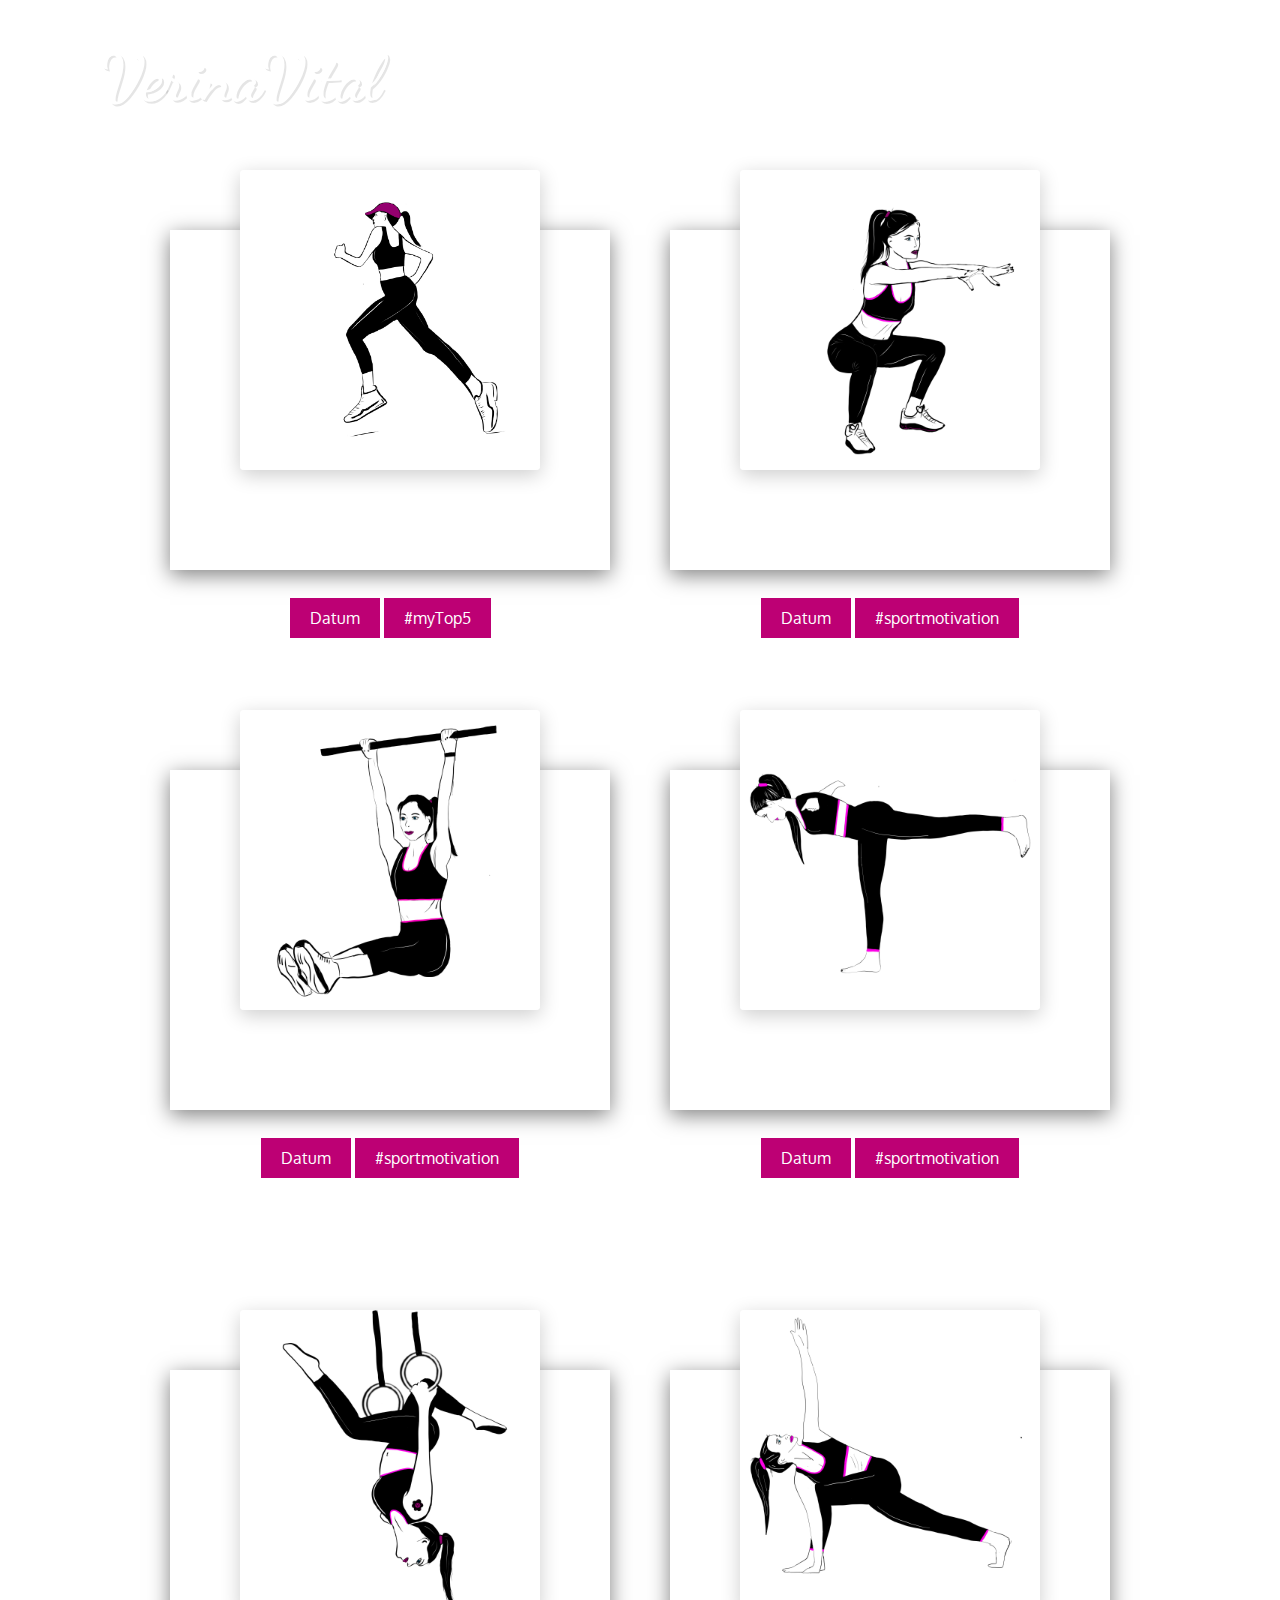
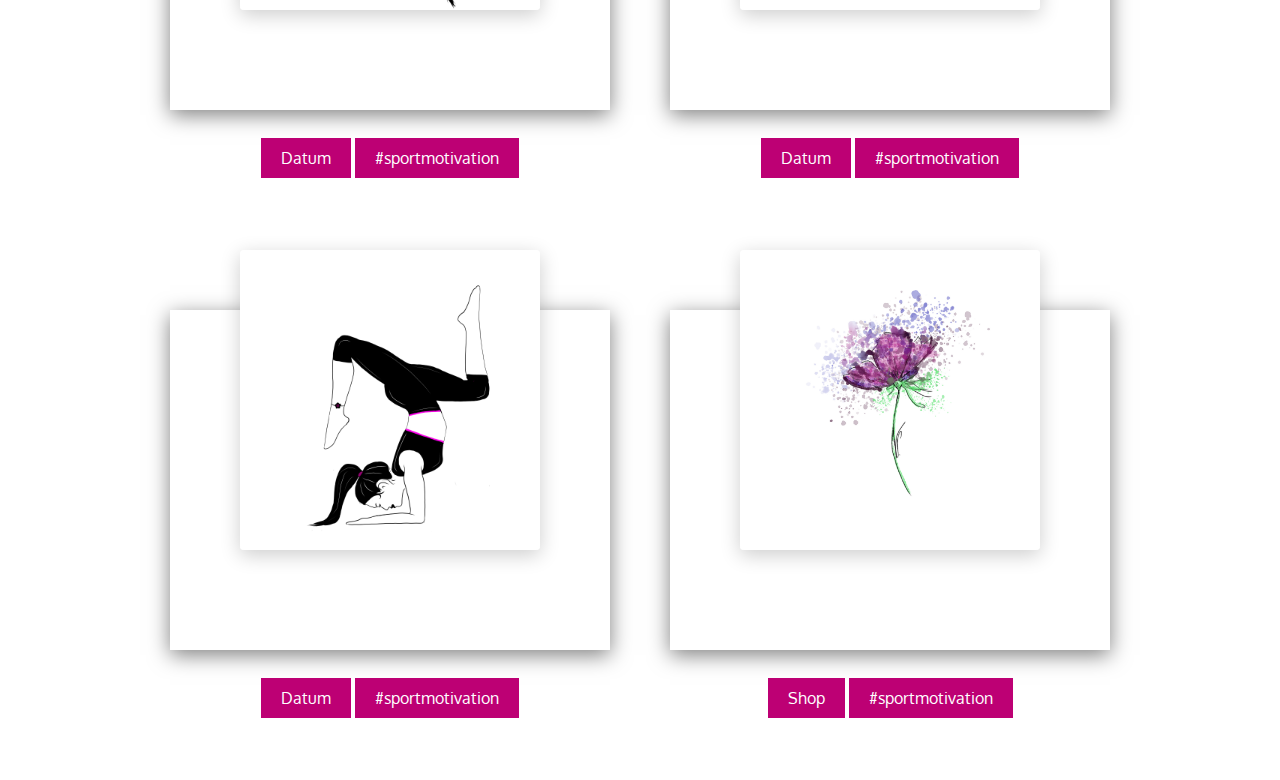
<file: blog/blogoverview.html>
<!doctype html>
<html lang="en">
    <head>
        <meta charset="utf-8">
        <meta name="viewport" content="width=device-width, initial-scale=1.0">
        <title>VitalBlog</title>
        <link rel="stylesheet" href="blogoverview.css">
    </head>
    <body>

        <section>
            <header>
                <a href="../index.html" class="logo">VerinaVital</a>
             </header>
        </section>
        <div class="container">
            <div class="card">
                <div class="imgbx">
                 
                    <img src="../media/Sportgirlicons.png" alt="">
                   
                </div>
                
                <div class="content">
                    <h2> My top exercises 2021</h2>
                    <p>Lorem ipsum dolor sit amet consectetur adipisicing elit. Perspiciatis aut quam, veritatis dolore asperiores odit iure!</p>
                     <a href="">read more</a>
                </div>
                <div class="imgtxt">
                    <p>Datum</p>
                    <p>#myTop5</p>
                </div>
            </div>
            <div class="card">
                <div class="imgbx">
                    <img src="../media/kniebeuge.jpg" alt="">
                </div>
                <div class="content">
                    <h2>trends love</h2>
                    <p>Lorem ipsum dolor sit amet consectetur adipisicing elit. Perspiciatis aut quam, veritatis dolore asperiores odit iure! </p>
                    <a href="">read more</a>
                </div>

                <div class="imgtxt">
                    <p>Datum</p>
                    <p>#sportmotivation</p>
                </div>
            </div>
            <div class="card">
                <div class="imgbx">
                    <img src="../media/WhatsApp Image 2021-02-07 at 14.48.56 (3).jpg" alt="">
                </div>
                <div class="content">
                    <h2>Yoga Assets</h2>
                    <p>Lorem ipsum dolor sit amet consectetur adipisicing elit. Perspiciatis aut quam, veritatis dolore asperiores odit iure! </p>
                    <a href="">read more</a>
                </div>
                
                <div class="imgtxt">
                    <p>Datum</p>
                    <p>#sportmotivation</p>
                </div>
            </div>
            <div class="card">
                <div class="imgbx">
                    <img src="../media/WhatsApp Image 2021-02-07 at 14.48.56.jpg" alt="">
                </div>
                <div class="content">
                    <h2>Streching</h2>
                    <p>Lorem ipsum dolor sit amet consectetur adipisicing elit. Perspiciatis aut quam, veritatis dolore asperiores odit iure! </p>
                    <a href="">read more</a>
                </div>
                
                <div class="imgtxt">
                    <p>Datum</p>
                    <p>#sportmotivation</p>
                </div>
            </div>
        </div>

        <div class="container">
            <div class="card">
                <div class="imgbx">
                    <img src="../media/ringsgirl.jpg" alt="">
                </div>
                <div class="content">
                    <h2>Cardio</h2>
                    <p>Lorem ipsum dolor sit amet consectetur adipisicing elit. Perspiciatis aut quam, veritatis dolore asperiores odit iure! </p>
                    <a href="">read more</a>
                </div>
                
                <div class="imgtxt">
                    <p>Datum</p>
                    <p>#sportmotivation</p>
                </div>
            </div>
            <div class="card">
                <div class="imgbx">
                    <img src="../media/yogamove1.jpg" alt="">
                </div>
                <div class="content">
                    <h2>top exercises</h2>
                    <p>Lorem ipsum dolor sit amet consectetur adipisicing elit. Perspiciatis aut quam, veritatis dolore asperiores odit iure! </p>
                    <a href="">read more</a>
                </div>
                
                <div class="imgtxt">
                    <p>Datum</p>
                    <p>#sportmotivation</p>
                </div>
            </div>
            <div class="card">
                <div class="imgbx">
                    <img src="../media/handstand.jpg" alt="">
                </div>
                <div class="content">
                    <h2>top exercises</h2>
                    <p>Lorem ipsum dolor sit amet consectetur adipisicing elit. Perspiciatis aut quam, veritatis dolore asperiores odit iure! </p>
                    <a href="">read more</a>
                </div>
                
                <div class="imgtxt">
                    <p>Datum</p>
                    <p>#sportmotivation</p>
                </div>
            </div>
            <div class="card">
                <div class="imgbx">
                    <img src="../media/flowervs.png" alt="">
                </div>
                <div class="content">
                    <h2>My Shop</h2>
                    <p>Lorem ipsum dolor sit amet consectetur adipisicing elit. Perspiciatis aut quam, veritatis dolore asperiores odit iure! </p>
                    <a href="">shopping :) </a>
                </div>
                
                <div class="imgtxt">
                    <p>Shop</p>
                    <p>#sportmotivation</p>
                </div>
            </div>
        </div>
     
    </body>
</html>
</file>
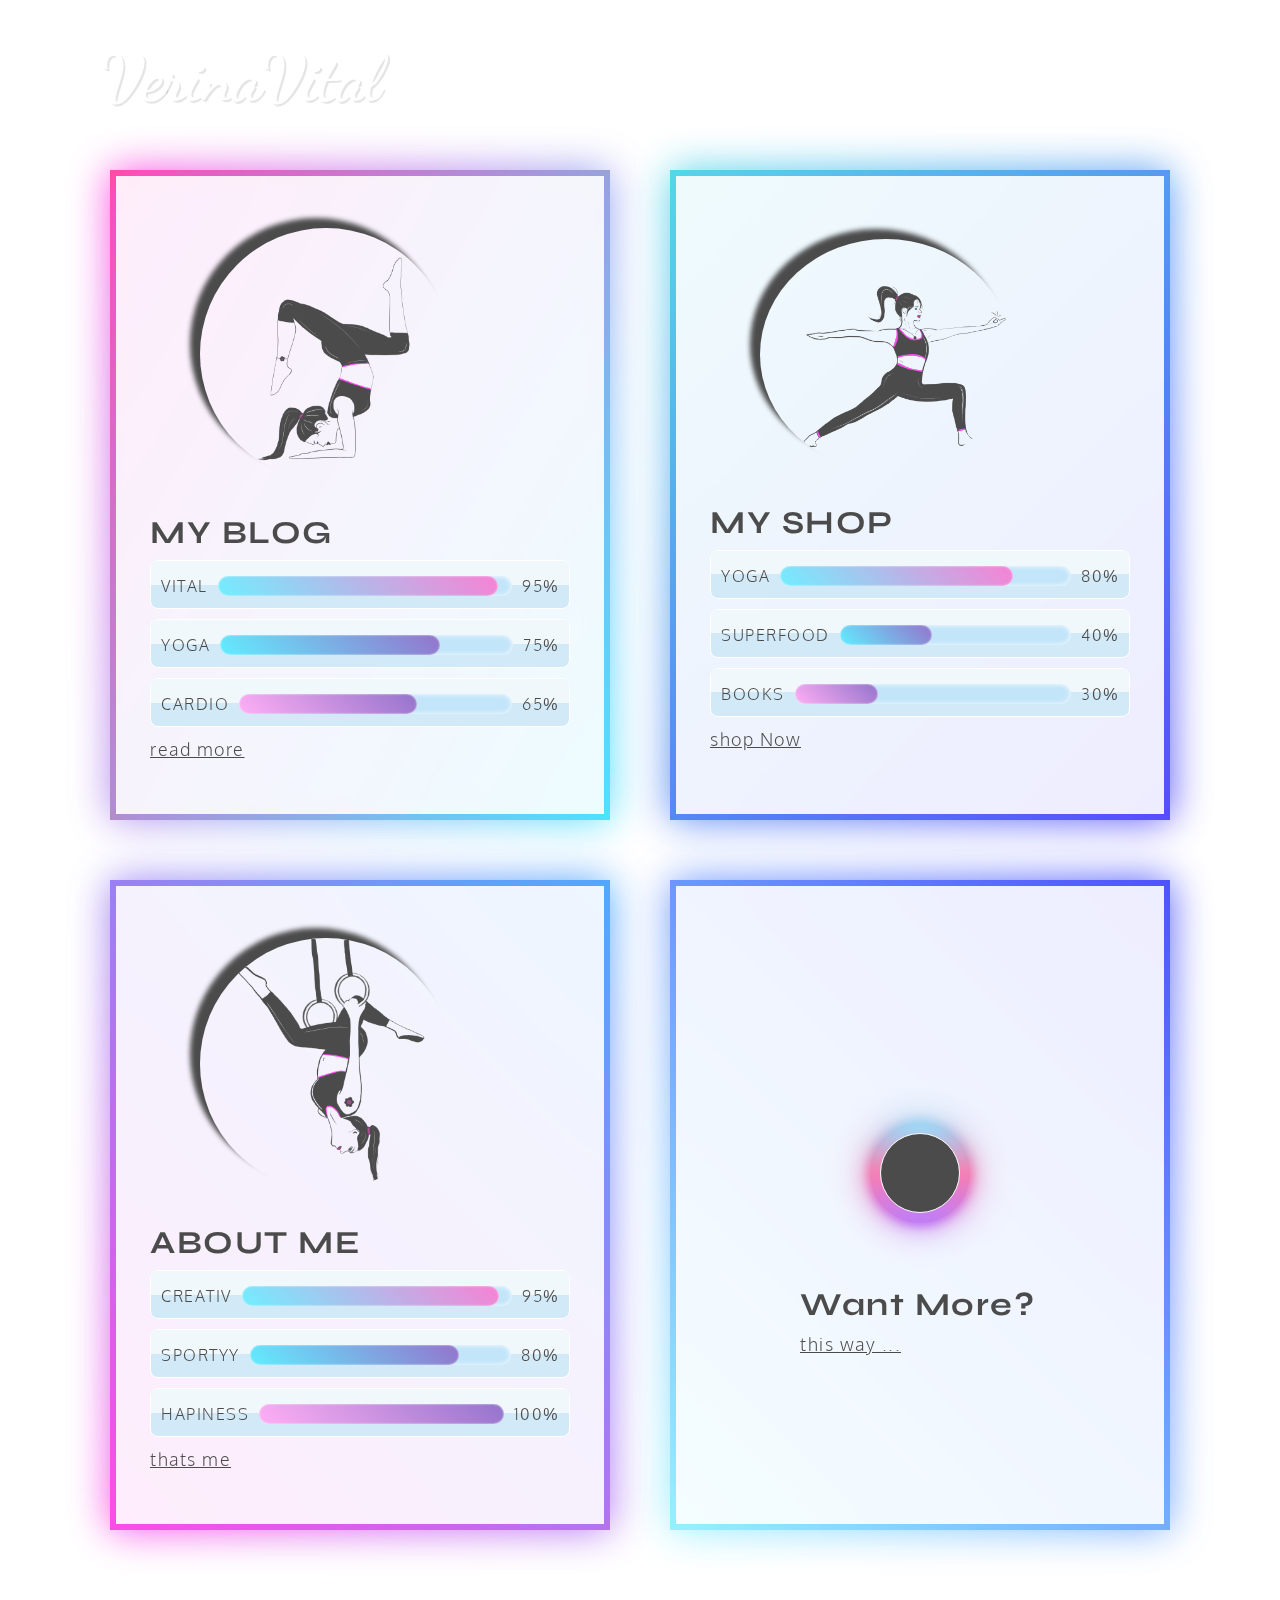
<file: cards/cards.html>
<!DOCTYPE html>
<html>
    <head>
        <title></title>
        <link rel="stylesheet" href="cards.css">
    </head>
    <body>
        <section>
            <header>
                <a href="../index.html" class="logo">VerinaVital</a>
             </header>
        </section>
       

        <div class="container">
            <div class="box">
                <span></span>
                <div class="content">
                    <img src="../media/yogigirl-drawing.png" alt="handstand-girl-drawing" onclick="linkto()">
                    <h2>MY BLOG</h2>
                 
                    <div class="container1">
                        <div class="skills">
                            <div class="name">Vital</div>
                            <div class="percent">
                                <div class="progress" style="width: 95%"></div>
                            </div>
                            <div class="value">95%</div>
                        </div>
                        <div class="skills">
                            <div class="name">Yoga</div>
                            <div class="percent">
                                <div class="progress"style="width: 75%"></div>
                            </div>
                            <div class="value">75%</div>
                        </div>
                        <div class="skills">
                            <div class="name">cardio</div>
                            <div class="percent">
                                <div class="progress"style="width: 65%"></div>
                            </div>
                            <div class="value">65%</div>
                        </div>
                    </div>
                    <a href="../blog/blogoverview.html">read more</a>
                </div>
            </div>
            <div class="box">
                <span></span>
                <div class="content">
                    <img src="../media/yogagirl.png" alt="">
                    <h2>MY SHOP</h2>
                    <div class="container1">
                        <div class="skills">
                            <div class="name">Yoga</div>
                            <div class="percent">
                                <div class="progress" style="width: 80%"></div>
                            </div>
                            <div class="value">80%</div>
                        </div>
                        <div class="skills">
                            <div class="name">Superfood</div>
                            <div class="percent">
                                <div class="progress"style="width: 40%"></div>
                            </div>
                            <div class="value">40%</div>
                        </div>
                        <div class="skills">
                            <div class="name">Books</div>
                            <div class="percent">
                                <div class="progress"style="width: 30%"></div>
                            </div>
                            <div class="value">30%</div>
                        </div>
                    </div>
                    <a href="index.html">shop Now</a>
                </div>
            </div>
            <div class="box">
                <span></span>
                <div class="content">
                    <img src="../media/yogagirl-drawing1.png" alt="">
                    <h2>ABOUT ME</h2>
                  
                    <div class="container1">
                        <div class="skills">
                            <div class="name">Creativ</div>
                            <div class="percent">
                                <div class="progress" style="width: 95%"></div>
                            </div>
                            <div class="value">95%</div>
                        </div>
                        <div class="skills">
                            <div class="name">Sportyy</div>
                            <div class="percent">
                                <div class="progress"style="width: 80%"></div>
                            </div>
                            <div class="value">80%</div>
                        </div>
                        <div class="skills">
                            <div class="name">Hapiness</div>
                            <div class="percent">
                                <div class="progress"style="width: 100%"></div>
                            </div>
                            <div class="value">100%</div>
                        </div>
                    </div>
                    <a href="index.html">thats me</a>
                </div>
            </div>
         
           

            <div class="box">
                <span></span>
                <div class="content">
                   <div class="back">
                    <div class="circle">
                    <div></div>
                     <div></div>
                     <div></div>
                     <div></div>
                     
                 </div></div>
                    <h2>Want More?</h2>
                
                  
                    <a href="https://github.com/Verenasworld">this way ...</a>
                </div>
            </div>
        </div>


     

    </body>
</html>
</file>
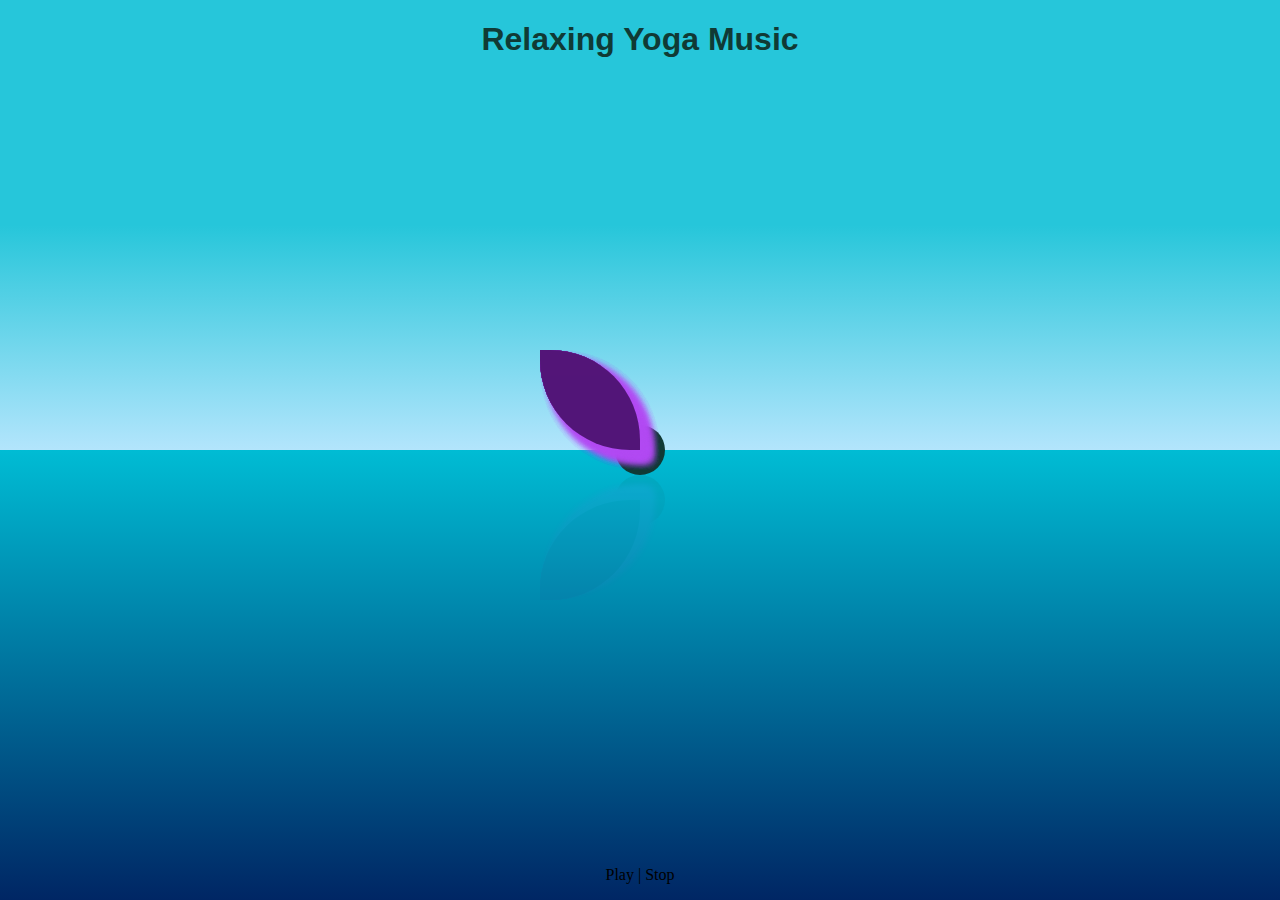
<file: lotus/lotus.html>
<!doctype html>
<html lang="">
<head>
  <meta charset="utf-8">
  <meta name="viewport" content="width=device-width, initial-scale=1.0">
  <title>VerinaVital</title>
  <link rel="stylesheet" href="lotus.css">
 
<body>
<h1>Relaxing Yoga Music</h1>


<div class="ripple r1"></div>
<div class="ripple r2"></div>

<div class="lotus">
	<div class="leaf l1"></div>
	<div class="leaf l2"></div>
	<div class="center"></div>

	<div class="petal p1"></div>
	<div class="petal p2"></div>
	<div class="petal p3"></div>
	<div class="petal p4"></div>
	<div class="petal p5"></div>
	<div class="petal p6"></div>
	<div class="petal p7"></div>

	<div class="magic m1"></div>
	<div class="magic m2"></div>
	<div class="magic m3"></div>
	<div class="magic m4"></div>
	<div class="magic m5"></div>
	<div class="magic m6"></div>
	<div class="magic m7"></div>

</div>

<div class="algen"></div>
<div class="fische"></div> 
<p>Play | Stop </p>
  

</body>
</html>
</file>
<file: blog/blogoverview.css>
@import url('https://fonts.googleapis.com/css2?family=Oxygen:wght@300;400;700&display=swap');
@import url('https://fonts.googleapis.com/css2?family=Syne:wght@700;800&display=swap');
@import url('https://fonts.googleapis.com/css2?family=Dancing+Script:wght@700&display=swap');



*{
   
    margin: 0;
    padding: 0;
    font-family: 'Oxygen', sans-serif;
    color: black;
   
}


.body{

    display: flex;
    justify-content: center;
    align-items: center;
    transition: all 1.5s ease;

}
header{
   
  position: absolute;
  top: 0;
  left: 0;
  padding: 40px 100px;
  
 
  

}

header .logo{
  font-family: 'Dancing Script', cursive;
  position: relative;
  font-size: 4em;
  color: white;

  font-weight: 700;
  text-decoration: none;
  text-shadow: 2px 2px 0 rgba(0,0,0,0.1);
  transition: 0.5s;
 
 
}
.container{

  position: relative;
  display: flex;
  justify-content: center;
  align-items: center;
  flex-wrap: wrap;
  padding: 30px;
  top: 100px;
}



.container .card{
  position: relative;
  max-width: 400px;
  height: 300px;
  
  margin: 100px 30px;
  padding: 20px;
  display: flex;
  flex-direction: column;
  box-shadow: 0 5px 20px rgba(0,0,0,0.5);
  transition: 0.7s;
 
 
}

.container .card:hover{
  height: 450px;
}
.container .card .imgbx{
  position: relative;
  max-width: 450px;
  height: 300px;
  top: -80px;
  z-index: 2;

  display: flex;
  justify-content: center;
  align-items: center;
}



.container .card .imgbx img{
  max-width:300px;
  max-height: 300px;
 
  border-radius: 4px;
  box-shadow: 0 5px 20px rgba(0,0,0,0.2);
  z-index: 2;
  
}

.container .card .imgbx img:hover{
  transform: translate(1rem, -1rem);
  transition: 0.9s;
  border-radius: 10px 0 20px 0;
  border-left: 10px  solid rgb(189, 0, 116);
  border-bottom: 20px solid rgb(189, 0, 116);
  

}

 


.container .card .content{
  position: relative;
  margin-top: -140px;
  padding: 20px;
  text-align: center;
  visibility: hidden;
  opacity: 0;
  transition: 0.3s ease-in-out;
 
}
.container .card:hover .content{
  visibility: visible;
  opacity: 1;
  margin-top: -40px;
  transition-delay: 0.3s;
}

.container .card .content h2{
  font-size: 20px;
  text-transform: uppercase;
 
}

.container .card .content h2:hover{
 text-transform: lowercase;
 color: white;
 background: rgb(32, 32, 32);
}
.container .card .content p{
  margin: 10px 0;

}

.container .card .imgtxt{

  position: relative;
  display: flex;
  justify-content: center;
  align-items: center;
  flex-wrap: wrap;
  padding: 20px 25px;
  opacity: 1;
  transition: 0.9 ease-in-out;
  
}

.container .card .imgtxt p{
  color: white;
background:rgb(189, 0, 116);
padding: 10px 20px;
margin: 2px;
}

.container .card:hover .imgtxt{
  opacity: 0;
  transition: 0.9s ease-out;
}
</file>
<file: cards/cards.css>
@import url('https://fonts.googleapis.com/css2?family=Oxygen:wght@300;400;700&display=swap');
@import url('https://fonts.googleapis.com/css2?family=Syne:wght@700;800&display=swap');
@import url('https://fonts.googleapis.com/css2?family=Dancing+Script:wght@700&display=swap');

*{
    margin: 0;
    padding: 0;
    box-sizing: border-box;
    font-family: 'Oxygen', sans-serif;
}

body{
    display: flex;
    justify-content: center;
    align-items: center;
    min-height: 100vh;
   

    /*background-image: url(../media/sky-3154857_1920.jpg);
    background-size: cover;
    background-repeat: no-repeat;
    margin: auto;*/

   
}

header{
   
    position: absolute;
    top: 0;
    left: 0;
    width: 100%;
    padding: 40px 100px;
    display: flex;
    justify-content: space-between;
   align-items: center;
 

}
header .logo{
    font-family: 'Dancing Script', cursive;
    position: relative;
    font-size: 4em;
    color: white;

    font-weight: 700;
    text-decoration: none;
    text-shadow: 2px 2px 0 rgba(0,0,0,0.1);
    transition: 0.5s;
   
   
}



.container{
    position: relative;
    display: flex;
    justify-content: center;
    align-items: center;
    flex-wrap: wrap;
    padding: 40px 0;
}



.container .box{
   position: relative;
    width: 500px;
    height: 650px;
    color: #000;

  
    display: flex;
    justify-content: center;
    align-items: center;
    margin: 30px 30px;
    transition: 0.5s;
  opacity: 0.7;
    
}

@media (max-width: 2235px){
    .container {
        margin-top: 100px;
       
    }
}


.container .box:hover{
    transform: translateY(-40px);
    opacity: 1;
}
.container .box::before{
    content: '';
    position: absolute;
    top: 0;
    left: 0;
    width: 100%;
    height: 100%;
    background: linear-gradient(300deg,#00d9ff,#ff0058);
}
.container .box::after{
    content: '';
    position: absolute;
    top: 0;
    left: 0;
    width: 100%;
    height: 100%;
    background: linear-gradient(300deg,#00d9ff,#ff00d4);
    filter: blur(20px);
}
.container .box:nth-child(2):before,
.container .box:nth-child(2):after{
    background: linear-gradient(315deg,#1100ff,#0ec8e0);
}

.container .box:nth-child(3):before,
.container .box:nth-child(3):after{
    background: linear-gradient(45deg,#ff00dd,#0586ff);
}
.container .box:nth-child(4):before,
.container .box:nth-child(4):after{
    background: linear-gradient(45deg,#6aeeff,#0509ff);
}
.container .box:nth-child(6):before,
.container .box:nth-child(6):after{
    background: linear-gradient(45deg,#b3ff00,#059bff);
}
.container .box span{
    position: absolute;
    top: 6px;
    left: 6px;
    right: 6px;
    bottom: 6px;
    background: rgba(255, 255, 255, 0.9);
    z-index: 2;
}
.container .box span::before{
    content: '';
    position: absolute;
    top: 0;
    left: 0;
    width: 50%;
    height: 100%;
  
    filter: blur(10px);
    pointer-events: none;
}



.container .box .content{
    position: relative;
    z-index: 18;
    padding: 20px 40px;
}

.container .box .content img{
    position: relative;
    width: 60%;
    height: 60%;
    border-radius: 60%;
  
    box-shadow: -10px -10px 5px black;
   margin-left: 50px;
    margin-bottom: 20px;
    cursor: pointer;
    
}
.container .box .content img:hover{
    transition: transform 1.5s ease-in-out;
    transform: scale(1.1);
    
}

.container .box .content h2{
    font-family: 'Syne', sans-serif;
    font-weight: 700;
    font-size: 2em;
    margin: 15px 0;

}

.container .box .content{
    line-height: 1.5em;
    letter-spacing: 1.5px;
    margin-bottom: 10px;
    font-weight: 300;
    margin: 10px 0;
}

.container .box .content .container1{
    position: relative;
    opacity: 1;
}

.container .box .content .container1 .skills{
    position: relative;
    display: flex;
    margin: 10px 0;
    padding: 10px 10px ;
    background: linear-gradient(#bfe1f5 0%, #bfe1f5 5%, #bfe1f5 10%);
    border-radius: 8px;
    overflow: hidden;
    border: 1px solid white;
    transition: 0.5s;
  
}
.container .box .content .container1:hover .skills{
    opacity: 0.1;
}
.container .box .content .container1 .skills:hover{
    opacity: 1;
    transform: scale(1.1);
}

.container .box .content .container1 .skills::before{
    content: '';
    position: absolute;
    top: 0;
    left: 0;
    width: 100%;
    height: 50%;
    background: rgba(255, 255, 255, 0.7);
  
}

.container .box .content .container1 .skills .name{

    position: relative;
    text-align: right;
   margin-top: 3px;
    text-transform: uppercase;
   
}

.container .box .content .container1 .skills .value{
    position: relative;
    text-align: left;
    margin-top: 3px;
  
    
}
.container .box .content .container1 .skills .percent{
    position: relative;
    width: 100%;
    height: 20px; 
    border-radius: 10px;
    background:#aadbf8;
 
    margin: 5px 10px 0 10px;
    box-shadow: inset 0 0 5px white;
}

.container .box .content .container1 .skills .percent .progress{
    position: absolute;
    top: 0;
    left: 0;
    width: 70%;
    height: 100%;
    border-radius: 10px;
    background: white;
    box-shadow: inset 0 0 2px white;
    animation: skilli 2s ease-in-out forwards;
}

@keyframes skilli {
    from{
        width: 0;
    }
}

.container .box .content .container1 .skills:nth-child(1) .percent .progress{
    background: linear-gradient(45deg, #36e8ff, #f54dc2);
    }

.container .box .content .container1 .skills:nth-child(2) .percent .progress{
background: linear-gradient(45deg, #1fe6ff, #673AB7);
}
.container .box .content .container1 .skills:nth-child(3) .percent .progress{
    background: linear-gradient(45deg, #ff8df0, #673AB7);
    }

.container .box .content a{
    display: inline-block;
    font-size: 1.1em;
    color: black;
}


.back{
    position: relative;
    width: 200px;
    height: 200px;
    
    display: flex;
    justify-content: center;
    align-items: center;
    border-radius: 10%;
    margin: 20px;
}
.circle{
    position: relative;
    width: 100px;
    height: 100px;
    background: linear-gradient(#66d9ff,#f8478e, #9d48ff);
    border-radius: 50%;
    animation: animate 0.8s linear infinite;
}

@keyframes animate {
    from{
        transform: rotate(0deg);
    }
    to{
        transform: rotate(360deg);
    }
}

.circle:after{
    content: '';
    position: absolute;
    top: 10px;
    right: 10px;
    bottom: 10px;
    left: 10px;
    background-color: rgb(0, 0, 0);
    border-radius: 50%;
    border: rgb(255, 255, 255) 1px solid;

}

.circle div{
    position: absolute;
    width: 100%;
    height: 100%;
    background: linear-gradient(#66d9ff,#f8478e, #9d48ff);
    border-radius: 50%;
}

.circle div:nth-child(1){
    filter: blur(5px);
}
.circle div:nth-child(2){
    filter: blur(10px);
}
.circle div:nth-child(3){
    filter: blur(20px);
}
.circle div:nth-child(4){
    filter: blur(5px);
}
</file>
<file: lotus/lotus.css>
body {
  background: -webkit-gradient(linear, left top, left bottom, color-stop(25%, #26c6da), color-stop(50%, #b3e5fc), color-stop(50%, #00bcd4), to(#002664));
  background: linear-gradient(#26c6da 25%, #b3e5fc 50%, #00bcd4 50%, #002664);
  height: 100vh;
  width: 100vw;
  display: -webkit-box;
  display: -ms-flexbox;
  display: flex;
  -webkit-box-align: center;
      -ms-flex-align: center;
          align-items: center;
  -webkit-box-pack: center;
      -ms-flex-pack: center;
          justify-content: center;
  margin: 0;
}

h1 {
  font-family: 'Lucida Sans', 'Lucida Sans Regular', 'Lucida Grande', 'Lucida Sans Unicode', Geneva, Verdana, sans-serif;
  color: #103a35;
  position: absolute;
  top: 0;
}

p {
  position: absolute;
  bottom: 0;
}

.ripple {
  position: absolute;
  -ms-flex-item-align: center;
      -ms-grid-row-align: center;
      align-self: center;
  -ms-grid-column-align: center;
      justify-self: center;
  border-bottom: 5px solid white;
  border-radius: 50%;
  -webkit-animation: rp 10s 4s ease-out infinite;
          animation: rp 10s 4s ease-out infinite;
}

.r2 {
  -webkit-animation-delay: 9s;
          animation-delay: 9s;
}

.lotus {
  position: relative;
  -ms-flex-item-align: center;
      -ms-grid-row-align: center;
      align-self: center;
  -ms-grid-column-align: center;
      justify-self: center;
  width: 300px;
  height: 300px;
  -webkit-box-reflect: below -250px linear-gradient(rgba(0, 0, 0, 0.05) 50%, rgba(0, 0, 0, 0.25));
  -webkit-animation: wobble 5s 5s linear infinite;
          animation: wobble 5s 5s linear infinite;
}

.petal {
  background: #6a1b9a;
  width: 100px;
  height: 100px;
  opacity: 80%;
  position: absolute;
  border-radius: 0% 90% 0% 90% / 0% 90% 0% 90%;
  -webkit-box-shadow: 10px 10px 10px #b24af3;
          box-shadow: 10px 10px 10px #b24af3;
  left: 50%;
  margin-left: -100px;
  top: 50%;
  margin-top: -100px;
}

.p1 {
  background: #4d1470;
  -webkit-transform-origin: bottom right;
          transform-origin: bottom right;
  -webkit-animation: pt1 5s;
          animation: pt1 5s;
  -webkit-animation-fill-mode: forwards;
          animation-fill-mode: forwards;
}

.p2 {
  -webkit-transform-origin: bottom right;
          transform-origin: bottom right;
  -webkit-animation: pt2 5s;
          animation: pt2 5s;
  -webkit-animation-fill-mode: forwards;
          animation-fill-mode: forwards;
}

.p3 {
  -webkit-transform-origin: bottom right;
          transform-origin: bottom right;
  -webkit-animation: pt3 5s;
          animation: pt3 5s;
  -webkit-animation-fill-mode: forwards;
          animation-fill-mode: forwards;
}

.p4 {
  background: -webkit-gradient(linear, left top, left bottom, color-stop(25%, #b24af3), color-stop(50%, #6a1b9a));
  background: linear-gradient(#b24af3 25%, #6a1b9a 50%);
  -webkit-transform-origin: bottom right;
          transform-origin: bottom right;
  -webkit-animation: pt4 5s;
          animation: pt4 5s;
  -webkit-animation-fill-mode: forwards;
          animation-fill-mode: forwards;
}

.p5 {
  -webkit-transform-origin: bottom right;
          transform-origin: bottom right;
  -webkit-animation: pt5 5s;
          animation: pt5 5s;
  -webkit-animation-fill-mode: forwards;
          animation-fill-mode: forwards;
}

.p6 {
  -webkit-transform-origin: bottom right;
          transform-origin: bottom right;
  -webkit-animation: pt6 5s;
          animation: pt6 5s;
  -webkit-animation-fill-mode: forwards;
          animation-fill-mode: forwards;
}

.p7 {
  background: #4d1470;
  -webkit-transform-origin: bottom right;
          transform-origin: bottom right;
  -webkit-animation: pt7 5s;
          animation: pt7 5s;
  -webkit-animation-fill-mode: forwards;
          animation-fill-mode: forwards;
}

.leaf {
  width: 100px;
  height: 100px;
  background: #103a35;
  position: absolute;
  border-radius: 0% 90% 0% 90% / 0% 90% 0% 90%;
  left: 50%;
  margin-left: -100px;
  top: 50%;
  margin-top: -100px;
}

.l1 {
  -webkit-transform-origin: bottom right;
          transform-origin: bottom right;
  -webkit-animation: lf1 5s;
          animation: lf1 5s;
  -webkit-animation-fill-mode: forwards;
          animation-fill-mode: forwards;
}

.l2 {
  -webkit-transform-origin: bottom right;
          transform-origin: bottom right;
  -webkit-animation: lf2 5s;
          animation: lf2 5s;
  -webkit-animation-fill-mode: forwards;
          animation-fill-mode: forwards;
}

.center {
  background: #103a35;
  width: 50px;
  height: 50px;
  position: absolute;
  border-radius: 50%;
  left: 50%;
  margin-left: -25px;
  top: 50%;
  margin-top: -25px;
  -webkit-animation: c 8s;
          animation: c 8s;
  -webkit-animation-fill-mode: forwards;
          animation-fill-mode: forwards;
}

.magic {
  width: 5px;
  height: 5px;
  border-radius: 50%;
  background: #c5f062;
  -webkit-box-shadow: 0 0 5px 3px #c5f062;
          box-shadow: 0 0 5px 3px #c5f062;
  position: absolute;
  top: 20%;
  left: 50%;
  margin-left: -2px;
}

.m1 {
  opacity: 0;
  -webkit-animation: fadein 5s 2s ease infinite, floatup 5s 2s ease infinite, left 5s 2s ease infinite;
          animation: fadein 5s 2s ease infinite, floatup 5s 2s ease infinite, left 5s 2s ease infinite;
}

.m2 {
  opacity: 0;
  -webkit-animation: fadein 5s 2.5s ease infinite, floatup 5s 2.5s ease infinite, right 5s 2.5s ease infinite;
          animation: fadein 5s 2.5s ease infinite, floatup 5s 2.5s ease infinite, right 5s 2.5s ease infinite;
}

.m3 {
  opacity: 0;
  -webkit-animation: fadein 5s 3s ease infinite, floatup 5s 3s ease infinite, farleft 5s 3s ease infinite;
          animation: fadein 5s 3s ease infinite, floatup 5s 3s ease infinite, farleft 5s 3s ease infinite;
}

.m4 {
  opacity: 0;
  -webkit-animation: fadein 5s 3.5s ease infinite, floatup 5s 3.5s ease infinite, farright 5s 3.5s ease infinite;
          animation: fadein 5s 3.5s ease infinite, floatup 5s 3.5s ease infinite, farright 5s 3.5s ease infinite;
}

.m5 {
  opacity: 0;
  -webkit-animation: fadein 5s 4s linear infinite, floatup 5s 4s linear infinite;
          animation: fadein 5s 4s linear infinite, floatup 5s 4s linear infinite;
}

.m6 {
  opacity: 0;
  -webkit-animation: fadein 5s 4.5s ease infinite, floatup 5s 4.5s ease infinite, left 5s 4.5s ease infinite;
          animation: fadein 5s 4.5s ease infinite, floatup 5s 4.5s ease infinite, left 5s 4.5s ease infinite;
}

.m7 {
  opacity: 0;
  -webkit-animation: fadein 5s 5s ease infinite, floatup 5s 5s ease infinite, right 5s 5s ease infinite;
          animation: fadein 5s 5s ease infinite, floatup 5s 5s ease infinite, right 5s 5s ease infinite;
}

@-webkit-keyframes pt1 {
  0% {
    -webkit-transform: rotate(45deg) scale(0);
            transform: rotate(45deg) scale(0);
  }
  100% {
    -webkit-transform: rotate(-30deg) scale(1);
            transform: rotate(-30deg) scale(1);
  }
}

@keyframes pt1 {
  0% {
    -webkit-transform: rotate(45deg) scale(0);
            transform: rotate(45deg) scale(0);
  }
  100% {
    -webkit-transform: rotate(-30deg) scale(1);
            transform: rotate(-30deg) scale(1);
  }
}

@-webkit-keyframes pt2 {
  0% {
    -webkit-transform: rotate(45deg) scale(0);
            transform: rotate(45deg) scale(0);
  }
  100% {
    -webkit-transform: rotate(-5deg) scale(1);
            transform: rotate(-5deg) scale(1);
  }
}

@keyframes pt2 {
  0% {
    -webkit-transform: rotate(45deg) scale(0);
            transform: rotate(45deg) scale(0);
  }
  100% {
    -webkit-transform: rotate(-5deg) scale(1);
            transform: rotate(-5deg) scale(1);
  }
}

@-webkit-keyframes pt3 {
  0% {
    -webkit-transform: rotate(45deg) scale(0);
            transform: rotate(45deg) scale(0);
  }
  100% {
    -webkit-transform: rotate(20deg) scale(1);
            transform: rotate(20deg) scale(1);
  }
}

@keyframes pt3 {
  0% {
    -webkit-transform: rotate(45deg) scale(0);
            transform: rotate(45deg) scale(0);
  }
  100% {
    -webkit-transform: rotate(20deg) scale(1);
            transform: rotate(20deg) scale(1);
  }
}

@-webkit-keyframes pt4 {
  0% {
    -webkit-transform: rotate(45deg) scale(0);
            transform: rotate(45deg) scale(0);
  }
  100% {
    -webkit-transform: rotate(45deg) scale(1);
            transform: rotate(45deg) scale(1);
  }
}

@keyframes pt4 {
  0% {
    -webkit-transform: rotate(45deg) scale(0);
            transform: rotate(45deg) scale(0);
  }
  100% {
    -webkit-transform: rotate(45deg) scale(1);
            transform: rotate(45deg) scale(1);
  }
}

@-webkit-keyframes pt5 {
  0% {
    -webkit-transform: rotate(45deg) scale(0);
            transform: rotate(45deg) scale(0);
  }
  100% {
    -webkit-transform: rotate(70deg) scale(1);
            transform: rotate(70deg) scale(1);
  }
}

@keyframes pt5 {
  0% {
    -webkit-transform: rotate(45deg) scale(0);
            transform: rotate(45deg) scale(0);
  }
  100% {
    -webkit-transform: rotate(70deg) scale(1);
            transform: rotate(70deg) scale(1);
  }
}

@-webkit-keyframes pt6 {
  0% {
    -webkit-transform: rotate(45deg) scale(0);
            transform: rotate(45deg) scale(0);
  }
  100% {
    -webkit-transform: rotate(95deg) scale(1);
            transform: rotate(95deg) scale(1);
  }
}

@keyframes pt6 {
  0% {
    -webkit-transform: rotate(45deg) scale(0);
            transform: rotate(45deg) scale(0);
  }
  100% {
    -webkit-transform: rotate(95deg) scale(1);
            transform: rotate(95deg) scale(1);
  }
}

@-webkit-keyframes pt7 {
  0% {
    -webkit-transform: rotate(45deg) scale(0);
            transform: rotate(45deg) scale(0);
  }
  100% {
    -webkit-transform: rotate(120deg) scale(1);
            transform: rotate(120deg) scale(1);
  }
}

@keyframes pt7 {
  0% {
    -webkit-transform: rotate(45deg) scale(0);
            transform: rotate(45deg) scale(0);
  }
  100% {
    -webkit-transform: rotate(120deg) scale(1);
            transform: rotate(120deg) scale(1);
  }
}

@-webkit-keyframes lf1 {
  0% {
    -webkit-transform: rotate(45deg) scale(0);
            transform: rotate(45deg) scale(0);
  }
  100% {
    -webkit-transform: rotate(-45deg) scale(1);
            transform: rotate(-45deg) scale(1);
  }
}

@keyframes lf1 {
  0% {
    -webkit-transform: rotate(45deg) scale(0);
            transform: rotate(45deg) scale(0);
  }
  100% {
    -webkit-transform: rotate(-45deg) scale(1);
            transform: rotate(-45deg) scale(1);
  }
}

@-webkit-keyframes lf2 {
  0% {
    -webkit-transform: rotate(45deg) scale(0);
            transform: rotate(45deg) scale(0);
  }
  100% {
    -webkit-transform: rotate(135deg) scale(1);
            transform: rotate(135deg) scale(1);
  }
}

@keyframes lf2 {
  0% {
    -webkit-transform: rotate(45deg) scale(0);
            transform: rotate(45deg) scale(0);
  }
  100% {
    -webkit-transform: rotate(135deg) scale(1);
            transform: rotate(135deg) scale(1);
  }
}

@-webkit-keyframes c {
  0% {
    -webkit-transform: scale(0);
            transform: scale(0);
  }
  100% {
    -webkit-transform: scale(1);
            transform: scale(1);
  }
}

@keyframes c {
  0% {
    -webkit-transform: scale(0);
            transform: scale(0);
  }
  100% {
    -webkit-transform: scale(1);
            transform: scale(1);
  }
}

@-webkit-keyframes fadein {
  0%,
  100% {
    opacity: 0;
  }
  75% {
    opacity: 100%;
  }
}

@keyframes fadein {
  0%,
  100% {
    opacity: 0;
  }
  75% {
    opacity: 100%;
  }
}

@-webkit-keyframes floatup {
  0% {
    top: 50px;
  }
  100% {
    top: -100px;
  }
}

@keyframes floatup {
  0% {
    top: 50px;
  }
  100% {
    top: -100px;
  }
}

@-webkit-keyframes left {
  0% {
    left: 150px;
  }
  100% {
    left: 50px;
  }
}

@keyframes left {
  0% {
    left: 150px;
  }
  100% {
    left: 50px;
  }
}

@-webkit-keyframes right {
  0% {
    left: 150px;
  }
  100% {
    left: 250px;
  }
}

@keyframes right {
  0% {
    left: 150px;
  }
  100% {
    left: 250px;
  }
}

@-webkit-keyframes farleft {
  0% {
    left: 150px;
  }
  100% {
    left: 0px;
  }
}

@keyframes farleft {
  0% {
    left: 150px;
  }
  100% {
    left: 0px;
  }
}

@-webkit-keyframes farright {
  0% {
    left: 150px;
  }
  100% {
    left: 300px;
  }
}

@keyframes farright {
  0% {
    left: 150px;
  }
  100% {
    left: 300px;
  }
}

@-webkit-keyframes rp {
  0% {
    width: 0;
    height: 0;
    opacity: 0;
    margin: 0;
  }
  50% {
    opacity: 25%;
  }
  100% {
    opacity: 0;
    width: 500px;
    height: 250px;
  }
}

@keyframes rp {
  0% {
    width: 0;
    height: 0;
    opacity: 0;
    margin: 0;
  }
  50% {
    opacity: 25%;
  }
  100% {
    opacity: 0;
    width: 500px;
    height: 250px;
  }
}

@-webkit-keyframes wobble {
  0%,
  50%,
  100% {
    -webkit-transform: rotate(0deg);
            transform: rotate(0deg);
  }
  25% {
    -webkit-transform: rotate(1deg);
            transform: rotate(1deg);
  }
  75% {
    -webkit-transform: rotate(-1deg);
            transform: rotate(-1deg);
  }
}

@keyframes wobble {
  0%,
  50%,
  100% {
    -webkit-transform: rotate(0deg);
            transform: rotate(0deg);
  }
  25% {
    -webkit-transform: rotate(1deg);
            transform: rotate(1deg);
  }
  75% {
    -webkit-transform: rotate(-1deg);
            transform: rotate(-1deg);
  }
}
/*# sourceMappingURL=lotus.css.map */
</file>
